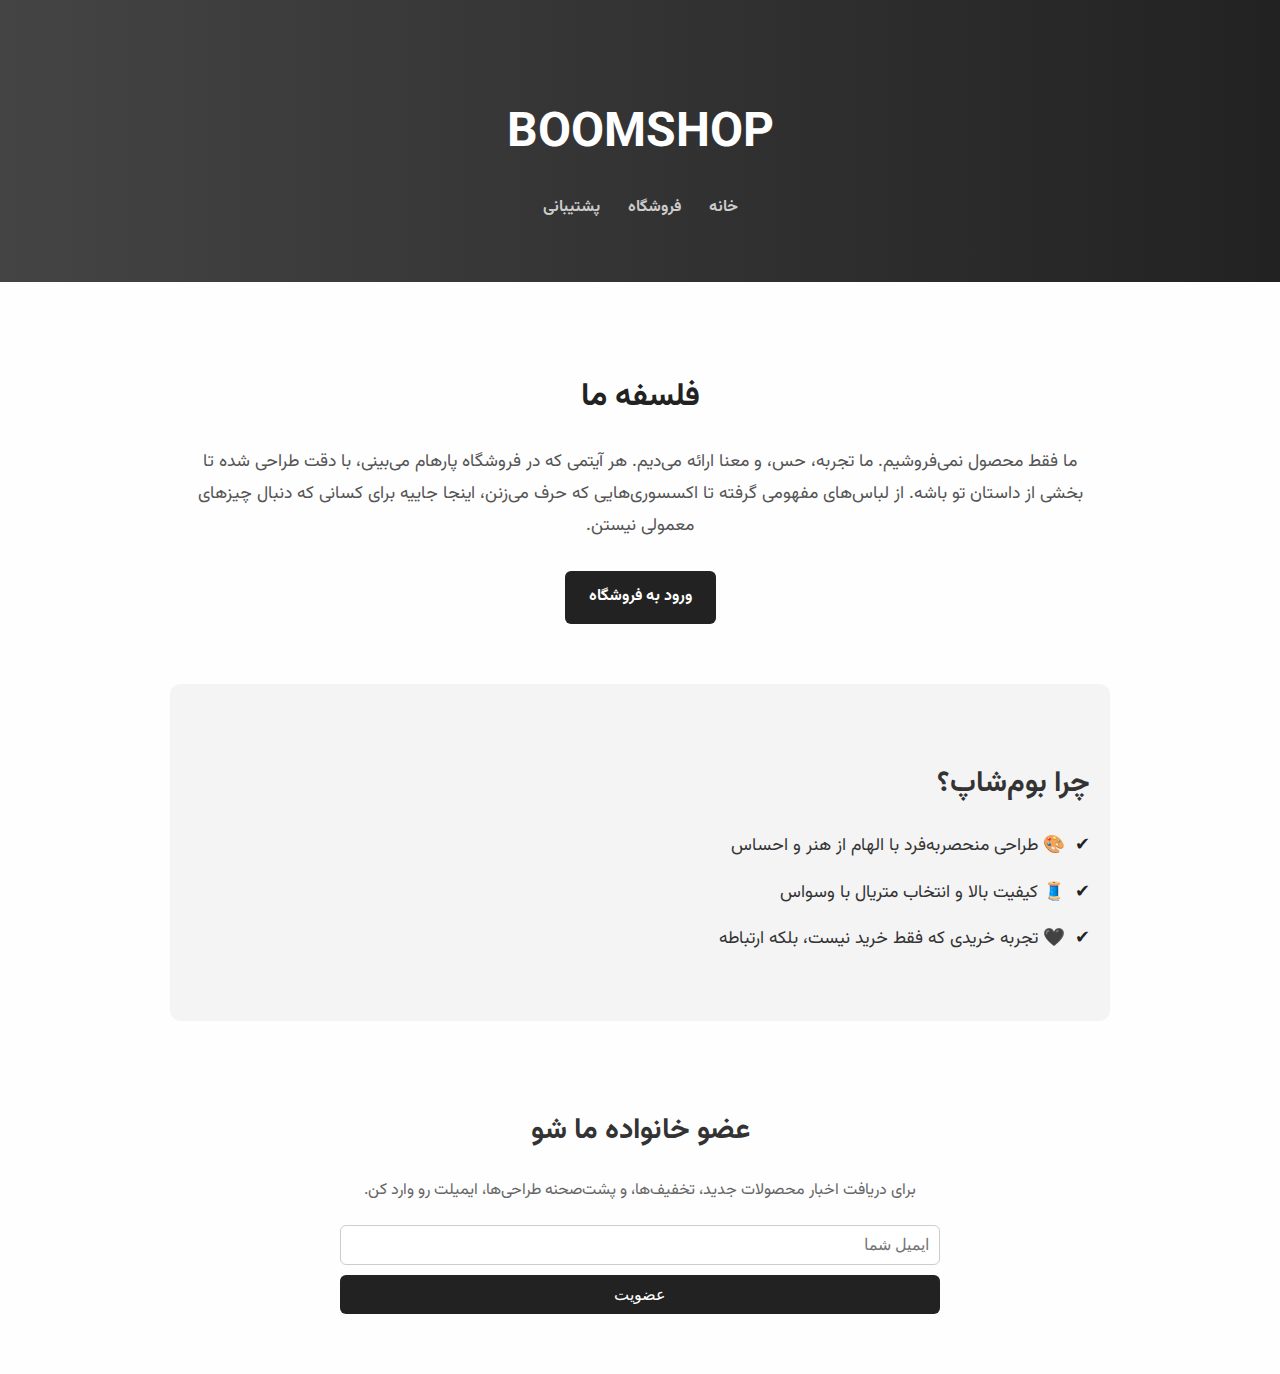
<file: index.html>
<!DOCTYPE html>
<html lang="fa">
<head>
  <meta charset="UTF-8">
  <title>خانه | فروشگاه پارهام</title>
  <link rel="stylesheet" href="index.css">
</head>
<body>
  <header>
    <h1>BOOMSHOP</h1>
    <nav>
      <a href="index.html">خانه</a>
      <a href="shop.html">فروشگاه</a>
      <a href="support.html">پشتیبانی</a>
    </nav>
  </header>

  <section class="intro">
    <h2>فلسفه ما</h2>
    <p>
      ما فقط محصول نمی‌فروشیم. ما تجربه، حس، و معنا ارائه می‌دیم.  
      هر آیتمی که در فروشگاه پارهام می‌بینی، با دقت طراحی شده تا بخشی از داستان تو باشه.  
      از لباس‌های مفهومی گرفته تا اکسسوری‌هایی که حرف می‌زنن، اینجا جاییه برای کسانی که دنبال چیزهای معمولی نیستن.
    </p>
    <a class="btn" href="shop.html">ورود به فروشگاه</a>
  </section>

  <section class="values">
    <h2>چرا بوم‌شاپ؟</h2>
    <ul>
      <li>🎨 طراحی منحصر‌به‌فرد با الهام از هنر و احساس</li>
      <li>🧵 کیفیت بالا و انتخاب متریال با وسواس</li>
      <li>🖤 تجربه خریدی که فقط خرید نیست، بلکه ارتباطه</li>
    </ul>
  </section>

  <section class="cta">
    <h2>عضو خانواده ما شو</h2>
    <p>برای دریافت اخبار محصولات جدید، تخفیف‌ها، و پشت‌صحنه طراحی‌ها، ایمیلت رو وارد کن.</p>
    <form>
      <input type="email" placeholder="ایمیل شما">
      <button type="submit">عضویت</button>
    </form>
  </section>
</body>
</html>
</file>
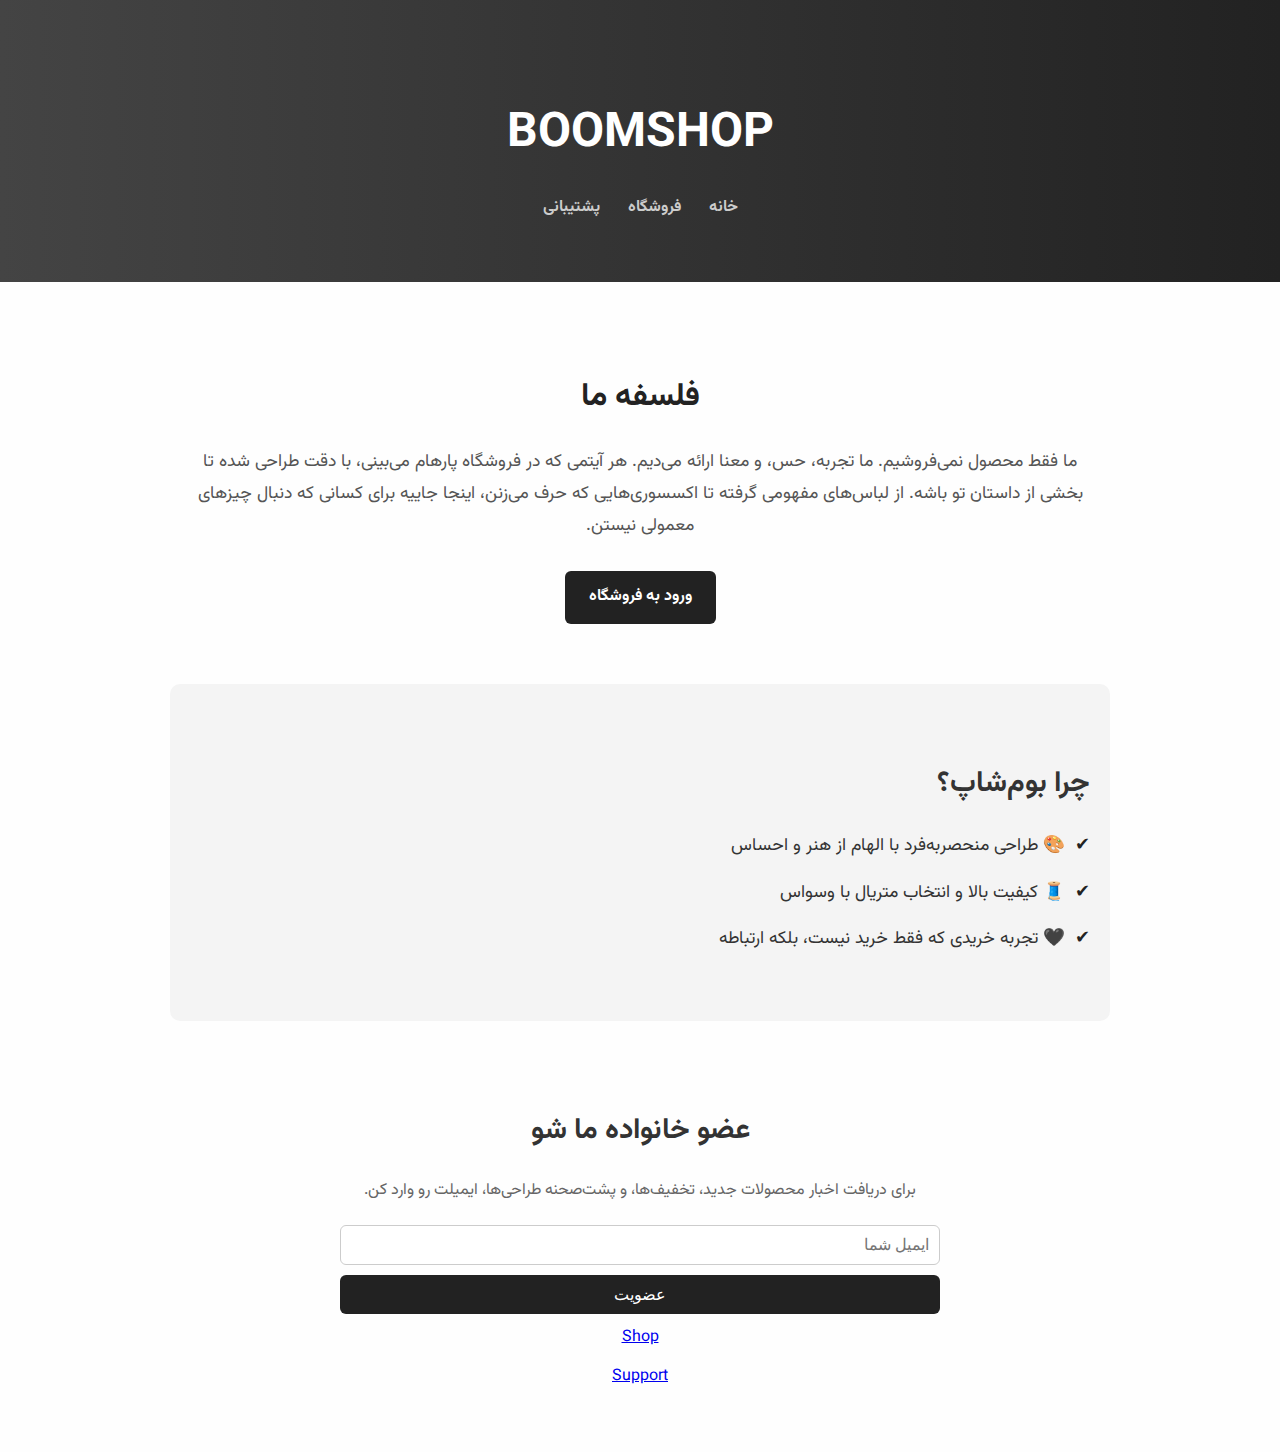
<file: docs/index.html>
<!DOCTYPE html>
<html lang="fa">
<head>
  <meta charset="UTF-8">
  <title>خانه | فروشگاه پارهام</title>
  <link rel="stylesheet" href="index.css">
</head>
<body>
  <header>
    <h1>BOOMSHOP</h1>
    <nav>
      <a href="index.html">خانه</a>
      <a href="shop.html">فروشگاه</a>
      <a href="support.html">پشتیبانی</a>
    </nav>
  </header>

  <section class="intro">
    <h2>فلسفه ما</h2>
    <p>
      ما فقط محصول نمی‌فروشیم. ما تجربه، حس، و معنا ارائه می‌دیم.  
      هر آیتمی که در فروشگاه پارهام می‌بینی، با دقت طراحی شده تا بخشی از داستان تو باشه.  
      از لباس‌های مفهومی گرفته تا اکسسوری‌هایی که حرف می‌زنن، اینجا جاییه برای کسانی که دنبال چیزهای معمولی نیستن.
    </p>
    <a class="btn" href="shop.html">ورود به فروشگاه</a>
  </section>

  <section class="values">
    <h2>چرا بوم‌شاپ؟</h2>
    <ul>
      <li>🎨 طراحی منحصر‌به‌فرد با الهام از هنر و احساس</li>
      <li>🧵 کیفیت بالا و انتخاب متریال با وسواس</li>
      <li>🖤 تجربه خریدی که فقط خرید نیست، بلکه ارتباطه</li>
    </ul>
  </section>

  <section class="cta">
    <h2>عضو خانواده ما شو</h2>
    <p>برای دریافت اخبار محصولات جدید، تخفیف‌ها، و پشت‌صحنه طراحی‌ها، ایمیلت رو وارد کن.</p>
    <form>
      <input type="email" placeholder="ایمیل شما">
      <button type="submit">عضویت</button>
      <a href="shop.html">Shop</a>
<a href="support.html">Support</a>
    </form>
  </section>
</body>
</html>
</file>
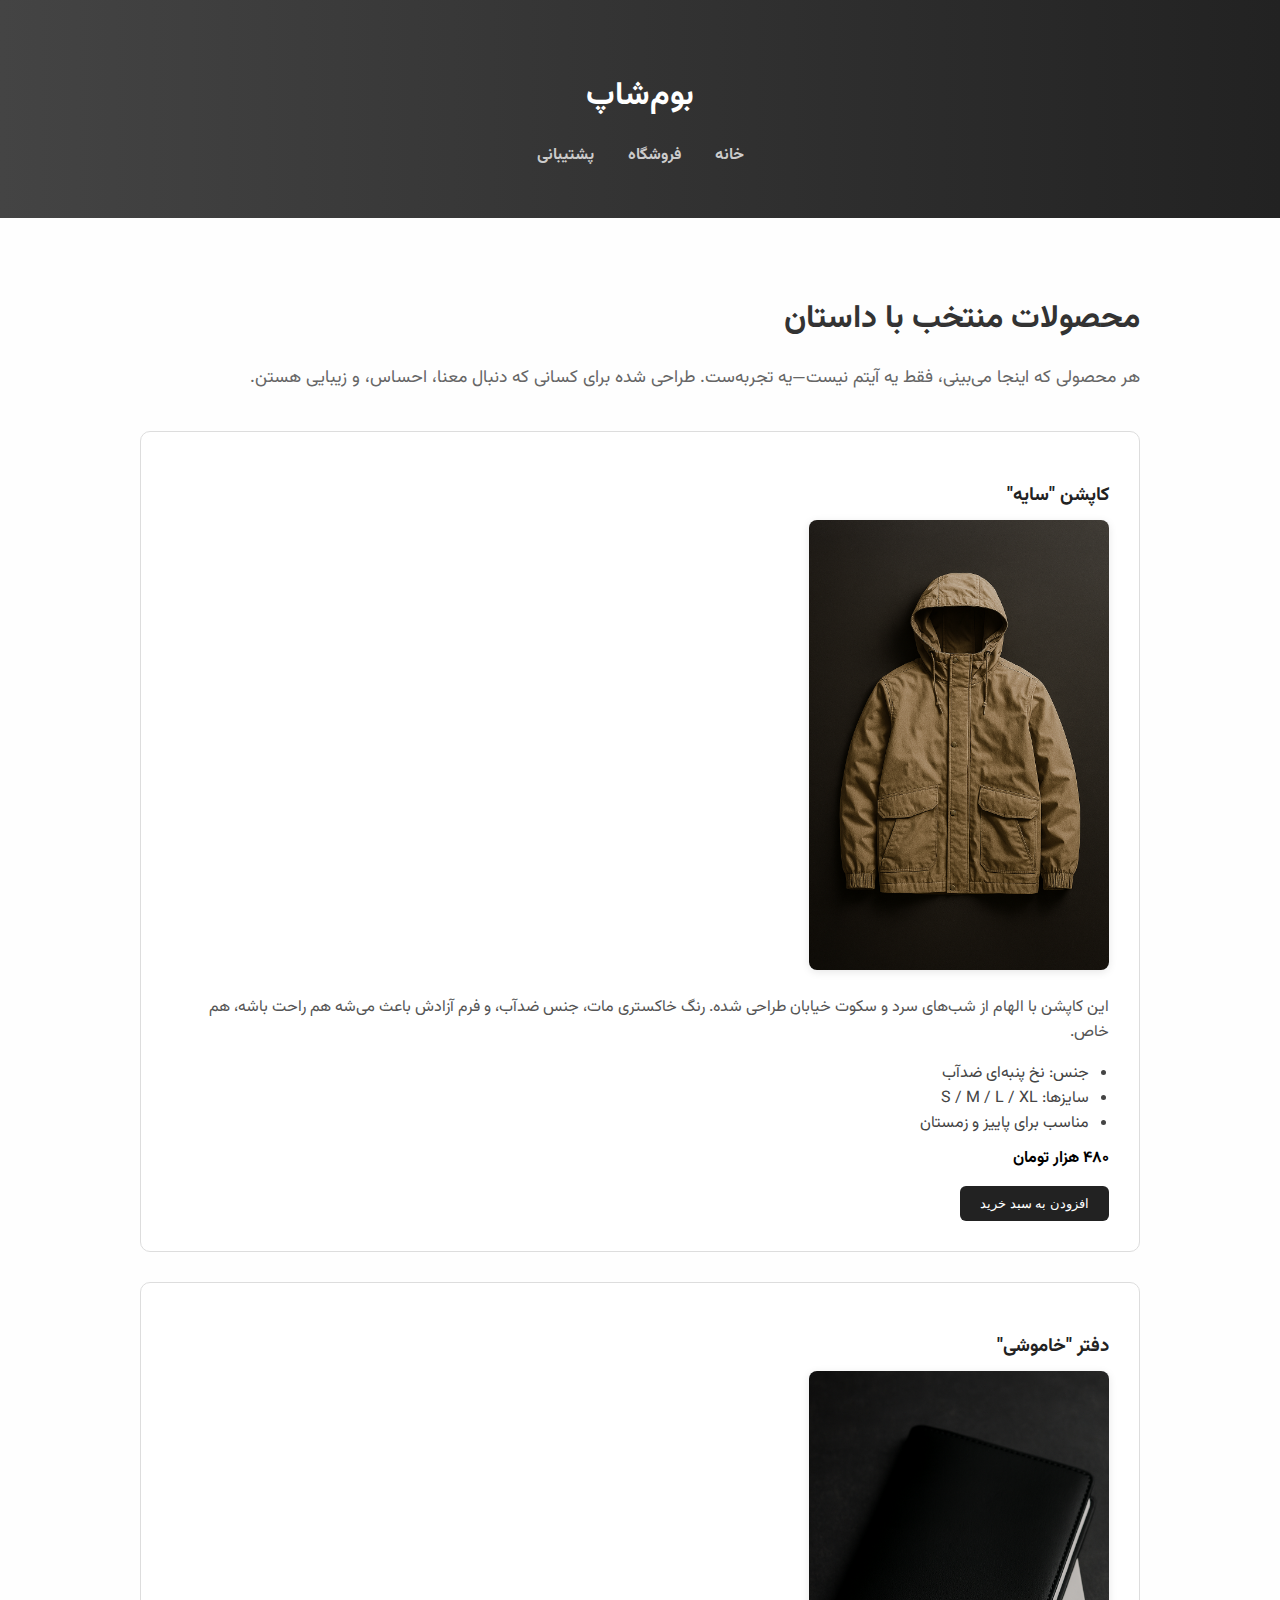
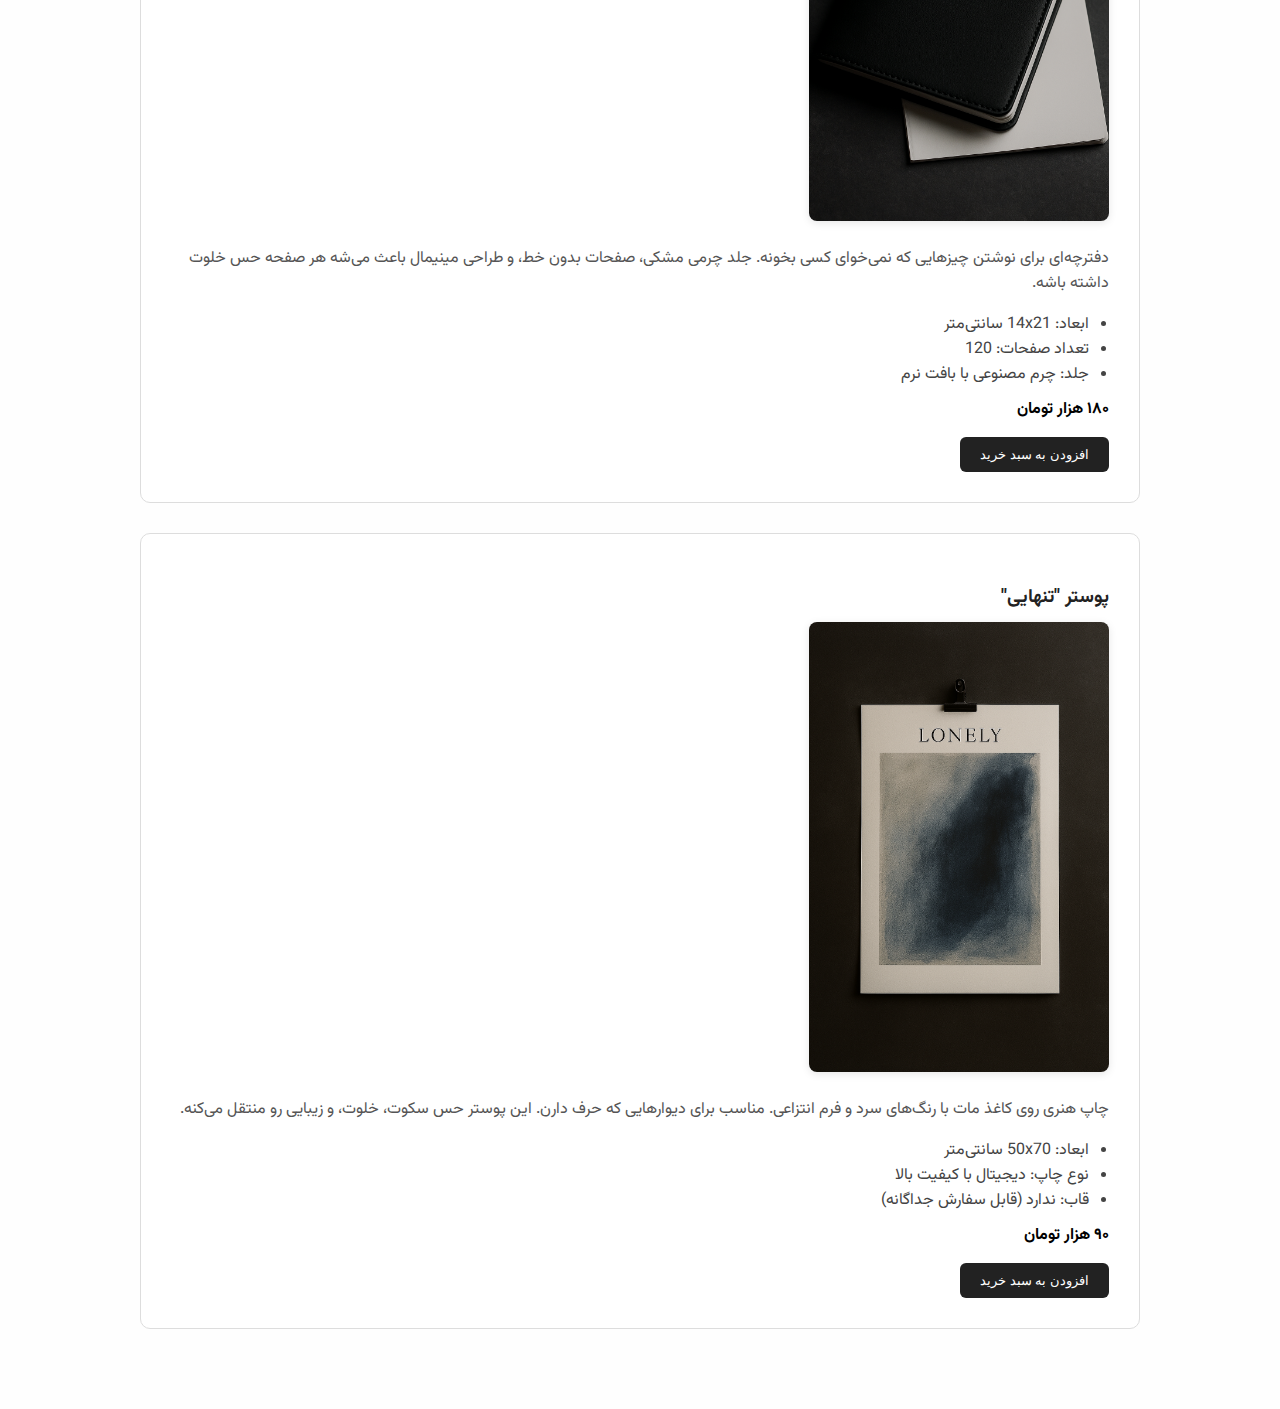
<file: SHOP.html>
<!DOCTYPE html>
<html lang="fa">
<head>
  <meta charset="UTF-8">
  <title>فروشگاه | پارهام</title>
  <link rel="stylesheet" href="shop.css">
</head>
<body>
  <header>
    <h1>بوم‌شاپ</h1>
    <nav>
      <a href="index.html">خانه</a>
      <a href="shop.html">فروشگاه</a>
      <a href="support.html">پشتیبانی</a>
    </nav>
  </header>

  <section class="products">
    <h2>محصولات منتخب با داستان</h2>
    <p class="section-description">
      هر محصولی که اینجا می‌بینی، فقط یه آیتم نیست—یه تجربه‌ست. طراحی شده برای کسانی که دنبال معنا، احساس، و زیبایی هستن.
    </p>

    <div class="product-card" data-category="لباس">
      <h3>کاپشن "سایه"</h3>
            <img src="کاپشن با طراحی مینیم.jpg.png" alt="دفتر خاموشی" class="product-image">
      <p>
        این کاپشن با الهام از شب‌های سرد و سکوت خیابان طراحی شده. رنگ خاکستری مات، جنس ضدآب، و فرم آزادش باعث می‌شه هم راحت باشه، هم خاص.
      </p>
      <ul>
        <li>جنس: نخ پنبه‌ای ضدآب</li>
        <li>سایزها: S / M / L / XL</li>
        <li>مناسب برای پاییز و زمستان</li>
      </ul>
      <span class="price">۴۸۰ هزار تومان</span>
      <button onclick="addToCart('کاپشن سایه')">افزودن به سبد خرید</button>
    </div>

    <div class="product-card" data-category="اکسسوری">
      <h3>دفتر "خاموشی"</h3>
      <img src="دفترچه‌ای با جلد چرم.jpg.png" alt="دفتر خاموشی" class="product-image">
      <p>
        دفترچه‌ای برای نوشتن چیزهایی که نمی‌خوای کسی بخونه. جلد چرمی مشکی، صفحات بدون خط، و طراحی مینیمال باعث می‌شه هر صفحه حس خلوت داشته باشه.
      </p>
      <ul>
        <li>ابعاد: 14x21 سانتی‌متر</li>
        <li>تعداد صفحات: 120</li>
        <li>جلد: چرم مصنوعی با بافت نرم</li>
      </ul>
      <span class="price">۱۸۰ هزار تومان</span>
      <button onclick="addToCart('دفتر خاموشی')">افزودن به سبد خرید</button>
    </div>

    <div class="product-card" data-category="اکسسوری">
      <h3>پوستر "تنهایی"</h3>
            <img src="پوستر هنری با فرم ان.jpg.png" alt="دفتر خاموشی" class="product-image">
      <p>
        چاپ هنری روی کاغذ مات با رنگ‌های سرد و فرم انتزاعی. مناسب برای دیوارهایی که حرف دارن. این پوستر حس سکوت، خلوت، و زیبایی رو منتقل می‌کنه.
      </p>
      <ul>
        <li>ابعاد: 50x70 سانتی‌متر</li>
        <li>نوع چاپ: دیجیتال با کیفیت بالا</li>
        <li>قاب: ندارد (قابل سفارش جداگانه)</li>
      </ul>
      <span class="price">۹۰ هزار تومان</span>
      <button onclick="addToCart('پوستر تنهایی')">افزودن به سبد خرید</button>
    </div>
  </section>
</body>
</html>
</file>
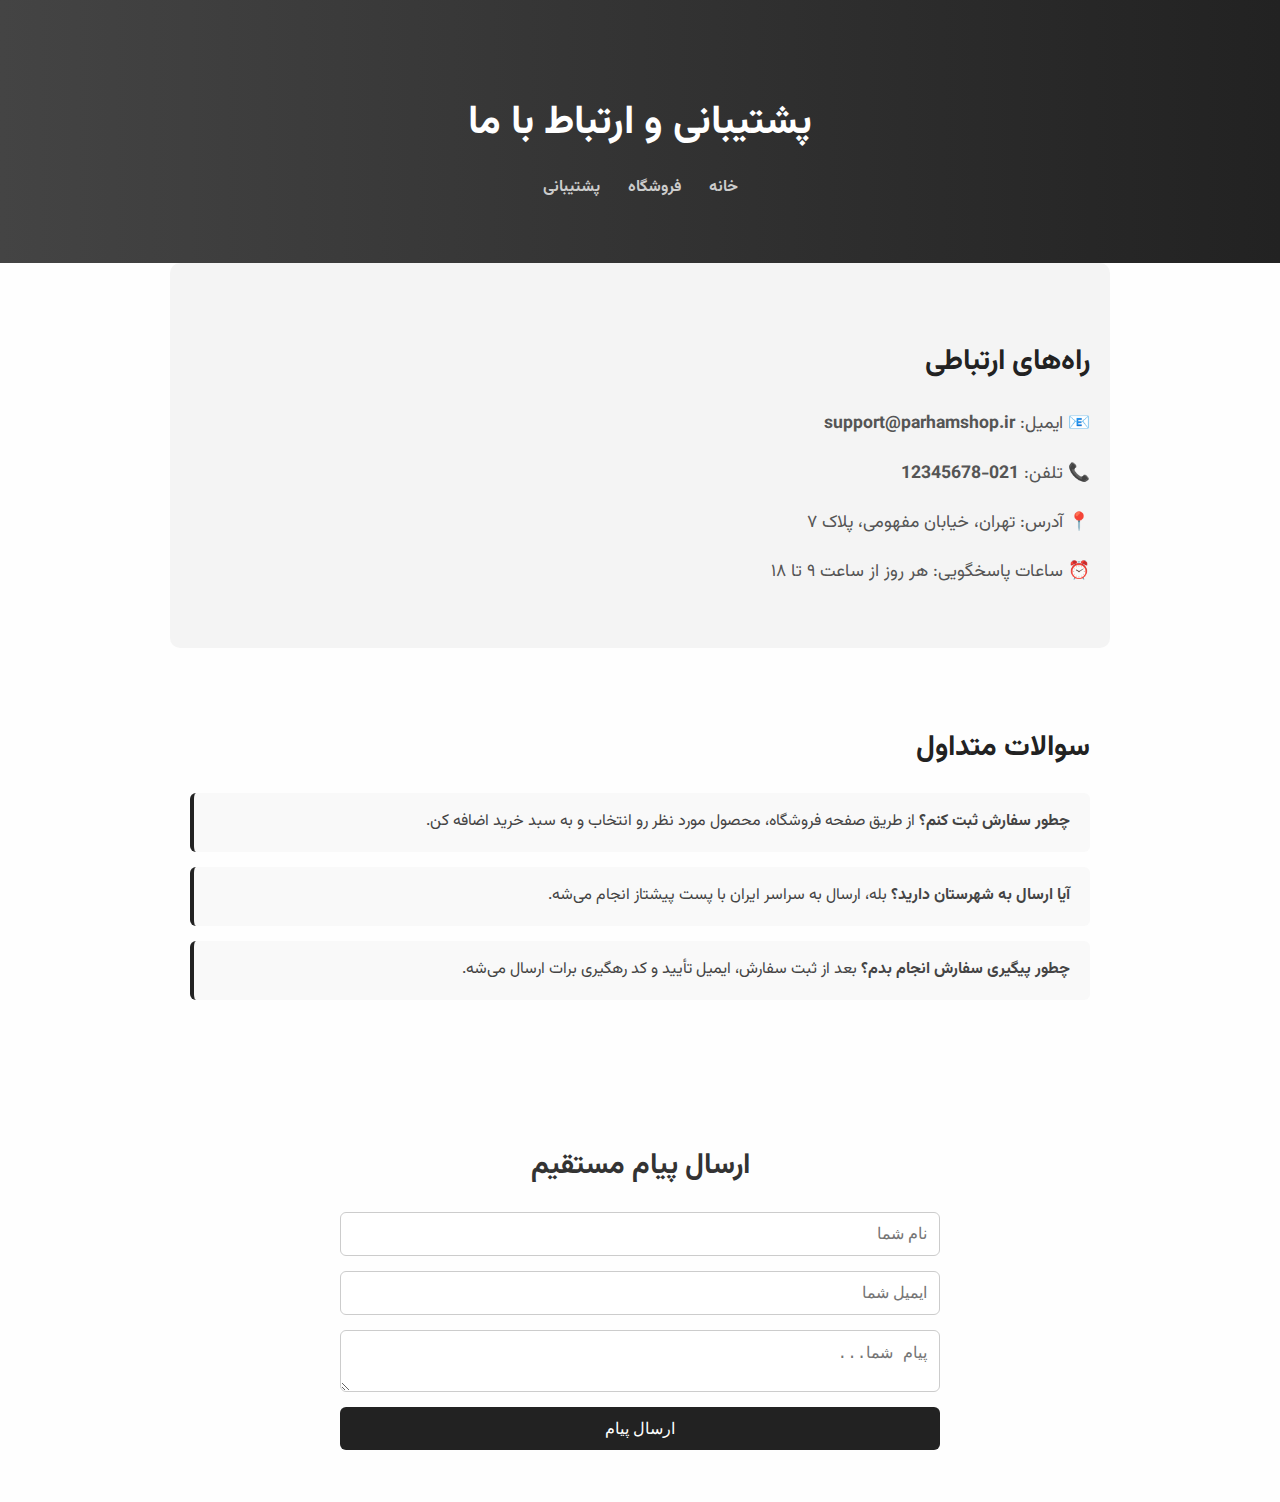
<file: support.html>
<!DOCTYPE html>
<html lang="fa">
<head>
  <meta charset="UTF-8">
  <title>پشتیبانی | فروشگاه پارهام</title>
  <link rel="stylesheet" href="suport.css">
</head>
<body>
  <header>
    <h1>پشتیبانی و ارتباط با ما</h1>
    <nav>
      <a href="index.html">خانه</a>
      <a href="shop.html">فروشگاه</a>
      <a href="support.html">پشتیبانی</a>
    </nav>
  </header>

  <section class="contact-info">
    <h2>راه‌های ارتباطی</h2>
    <p>📧 ایمیل: <strong>support@parhamshop.ir</strong></p>
    <p>📞 تلفن: <strong>021-12345678</strong></p>
    <p>📍 آدرس: تهران، خیابان مفهومی، پلاک ۷</p>
    <p>⏰ ساعات پاسخگویی: هر روز از ساعت ۹ تا ۱۸</p>
  </section>

  <section class="faq">
    <h2>سوالات متداول</h2>
    <ul>
      <li><strong>چطور سفارش ثبت کنم؟</strong> از طریق صفحه فروشگاه، محصول مورد نظر رو انتخاب و به سبد خرید اضافه کن.</li>
      <li><strong>آیا ارسال به شهرستان دارید؟</strong> بله، ارسال به سراسر ایران با پست پیشتاز انجام می‌شه.</li>
      <li><strong>چطور پیگیری سفارش انجام بدم؟</strong> بعد از ثبت سفارش، ایمیل تأیید و کد رهگیری برات ارسال می‌شه.</li>
    </ul>
  </section>

  <section class="contact-form">
    <h2>ارسال پیام مستقیم</h2>
    <form>
      <input type="text" placeholder="نام شما">
      <input type="email" placeholder="ایمیل شما">
      <textarea placeholder="پیام شما..."></textarea>
      <button type="submit">ارسال پیام</button>
    </form>
  </section>
</body>
</html>
</file>
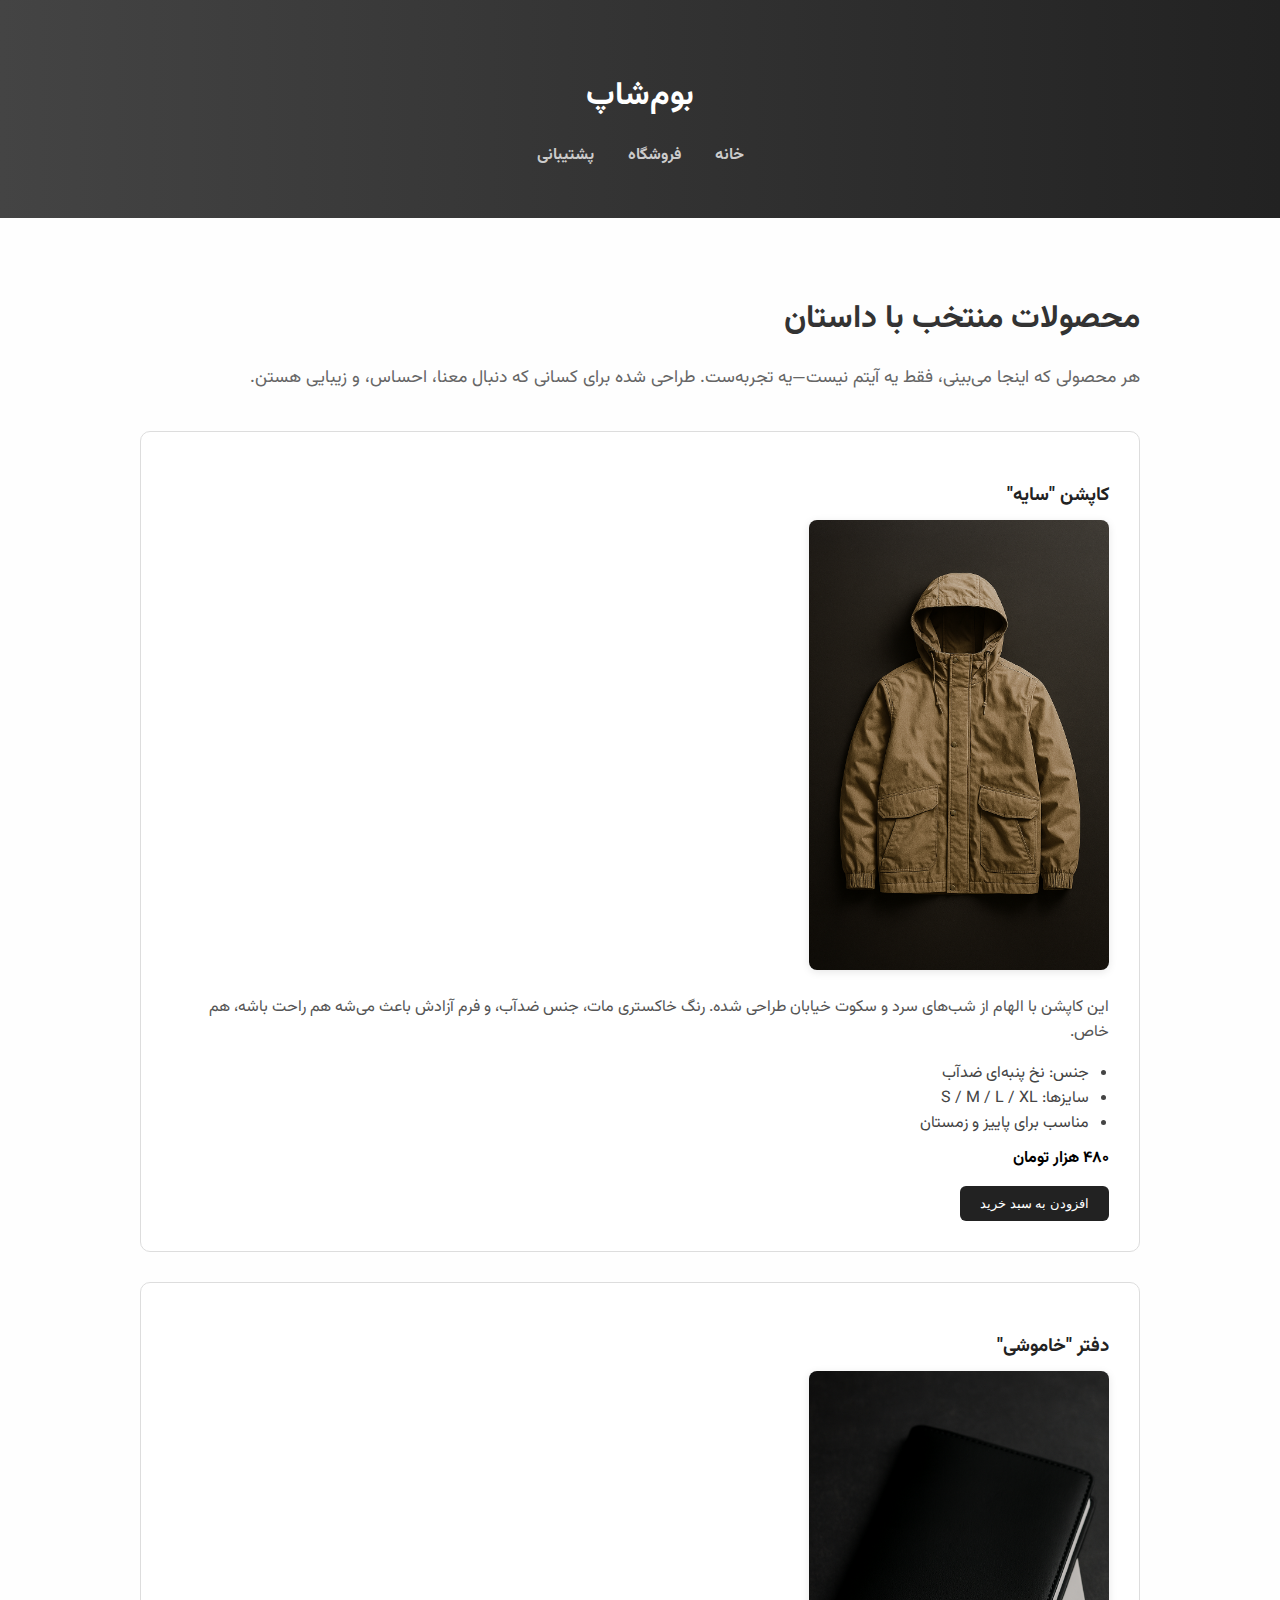
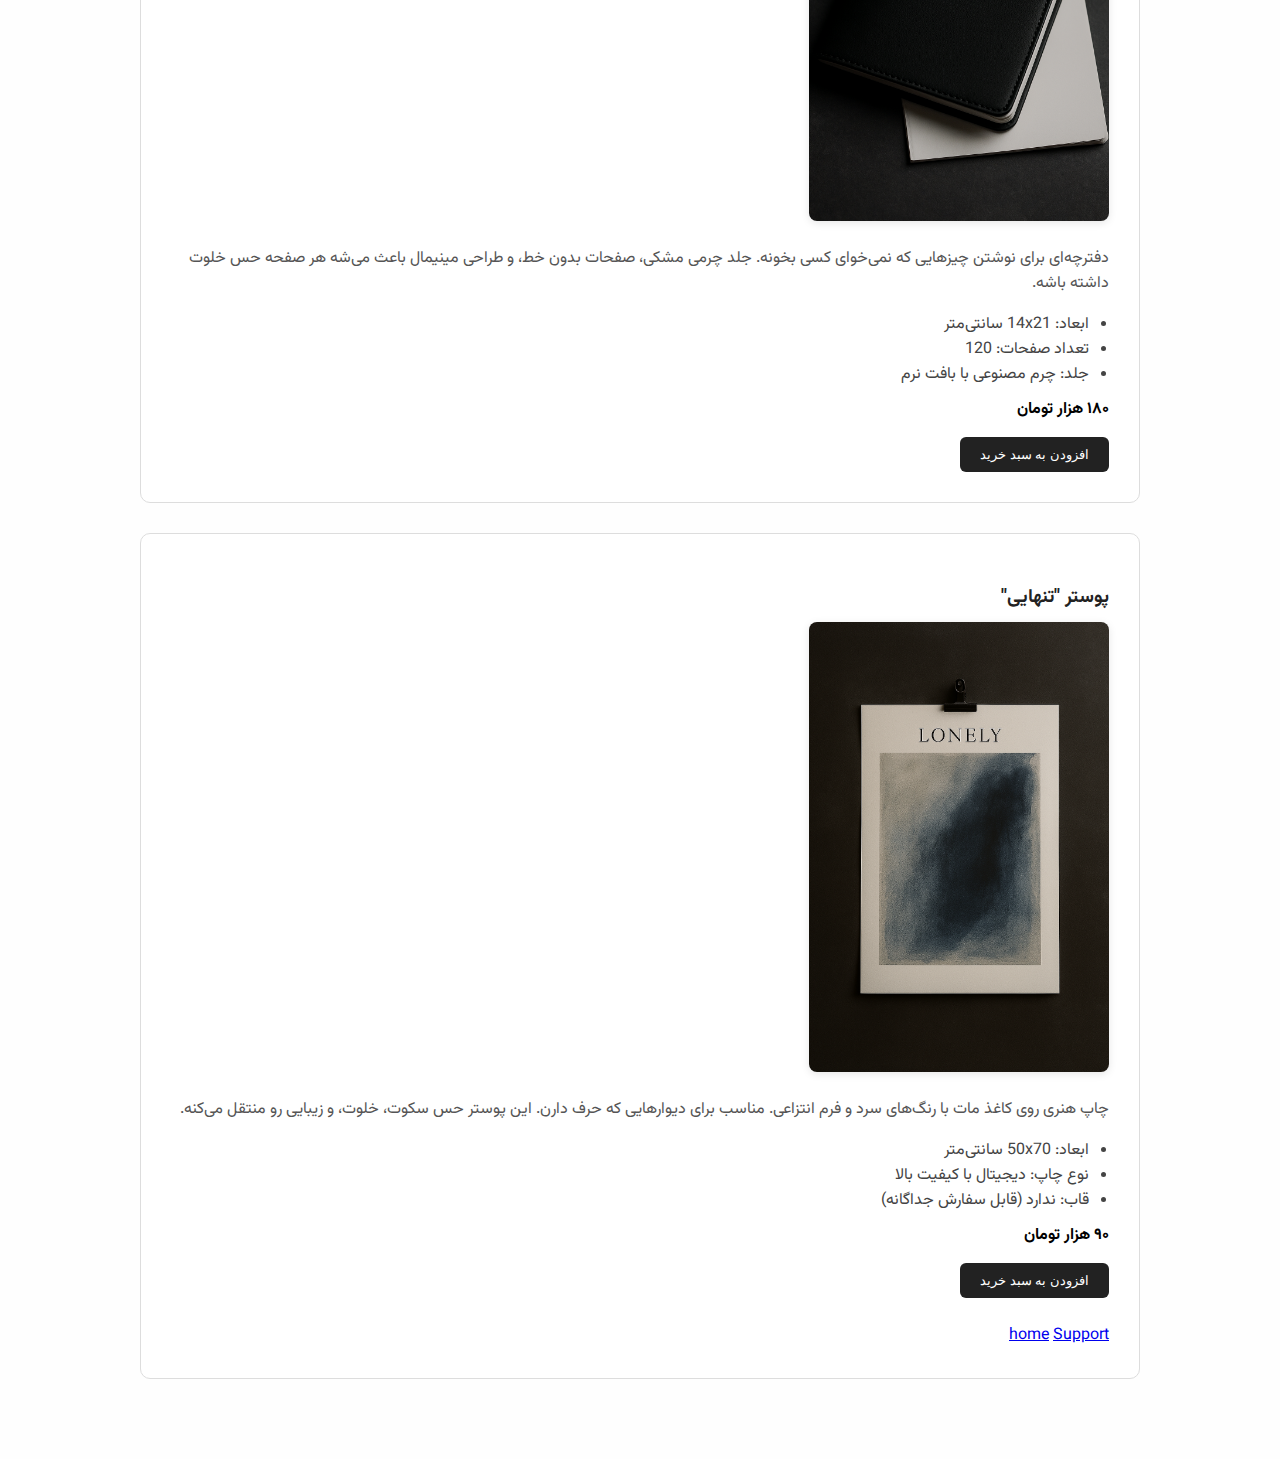
<file: docs/SHOP.html>
<!DOCTYPE html>
<html lang="fa">
<head>
  <meta charset="UTF-8">
  <title>فروشگاه | پارهام</title>
  <link rel="stylesheet" href="shop.css">
</head>
<body>
  <header>
    <h1>بوم‌شاپ</h1>
    <nav>
      <a href="index.html">خانه</a>
      <a href="shop.html">فروشگاه</a>
      <a href="support.html">پشتیبانی</a>
    </nav>
  </header>

  <section class="products">
    <h2>محصولات منتخب با داستان</h2>
    <p class="section-description">
      هر محصولی که اینجا می‌بینی، فقط یه آیتم نیست—یه تجربه‌ست. طراحی شده برای کسانی که دنبال معنا، احساس، و زیبایی هستن.
    </p>

    <div class="product-card" data-category="لباس">
      <h3>کاپشن "سایه"</h3>
            <img src="کاپشن با طراحی مینیم.jpg.png" alt="دفتر خاموشی" class="product-image">
      <p>
        این کاپشن با الهام از شب‌های سرد و سکوت خیابان طراحی شده. رنگ خاکستری مات، جنس ضدآب، و فرم آزادش باعث می‌شه هم راحت باشه، هم خاص.
      </p>
      <ul>
        <li>جنس: نخ پنبه‌ای ضدآب</li>
        <li>سایزها: S / M / L / XL</li>
        <li>مناسب برای پاییز و زمستان</li>
      </ul>
      <span class="price">۴۸۰ هزار تومان</span>
      <button onclick="addToCart('کاپشن سایه')">افزودن به سبد خرید</button>
    </div>

    <div class="product-card" data-category="اکسسوری">
      <h3>دفتر "خاموشی"</h3>
      <img src="دفترچه‌ای با جلد چرم.jpg.png" alt="دفتر خاموشی" class="product-image">
      <p>
        دفترچه‌ای برای نوشتن چیزهایی که نمی‌خوای کسی بخونه. جلد چرمی مشکی، صفحات بدون خط، و طراحی مینیمال باعث می‌شه هر صفحه حس خلوت داشته باشه.
      </p>
      <ul>
        <li>ابعاد: 14x21 سانتی‌متر</li>
        <li>تعداد صفحات: 120</li>
        <li>جلد: چرم مصنوعی با بافت نرم</li>
      </ul>
      <span class="price">۱۸۰ هزار تومان</span>
      <button onclick="addToCart('دفتر خاموشی')">افزودن به سبد خرید</button>
    </div>

    <div class="product-card" data-category="اکسسوری">
      <h3>پوستر "تنهایی"</h3>
            <img src="پوستر هنری با فرم ان.jpg.png" alt="دفتر خاموشی" class="product-image">
      <p>
        چاپ هنری روی کاغذ مات با رنگ‌های سرد و فرم انتزاعی. مناسب برای دیوارهایی که حرف دارن. این پوستر حس سکوت، خلوت، و زیبایی رو منتقل می‌کنه.
      </p>
      <ul>
        <li>ابعاد: 50x70 سانتی‌متر</li>
        <li>نوع چاپ: دیجیتال با کیفیت بالا</li>
        <li>قاب: ندارد (قابل سفارش جداگانه)</li>
      </ul>
      <span class="price">۹۰ هزار تومان</span>
      <button onclick="addToCart('پوستر تنهایی')">افزودن به سبد خرید</button>

<br><br>
      <a href="index.html">home</a>
<a href="support.html">Support</a>
    </div>
  </section>
</body>
</html>
</file>
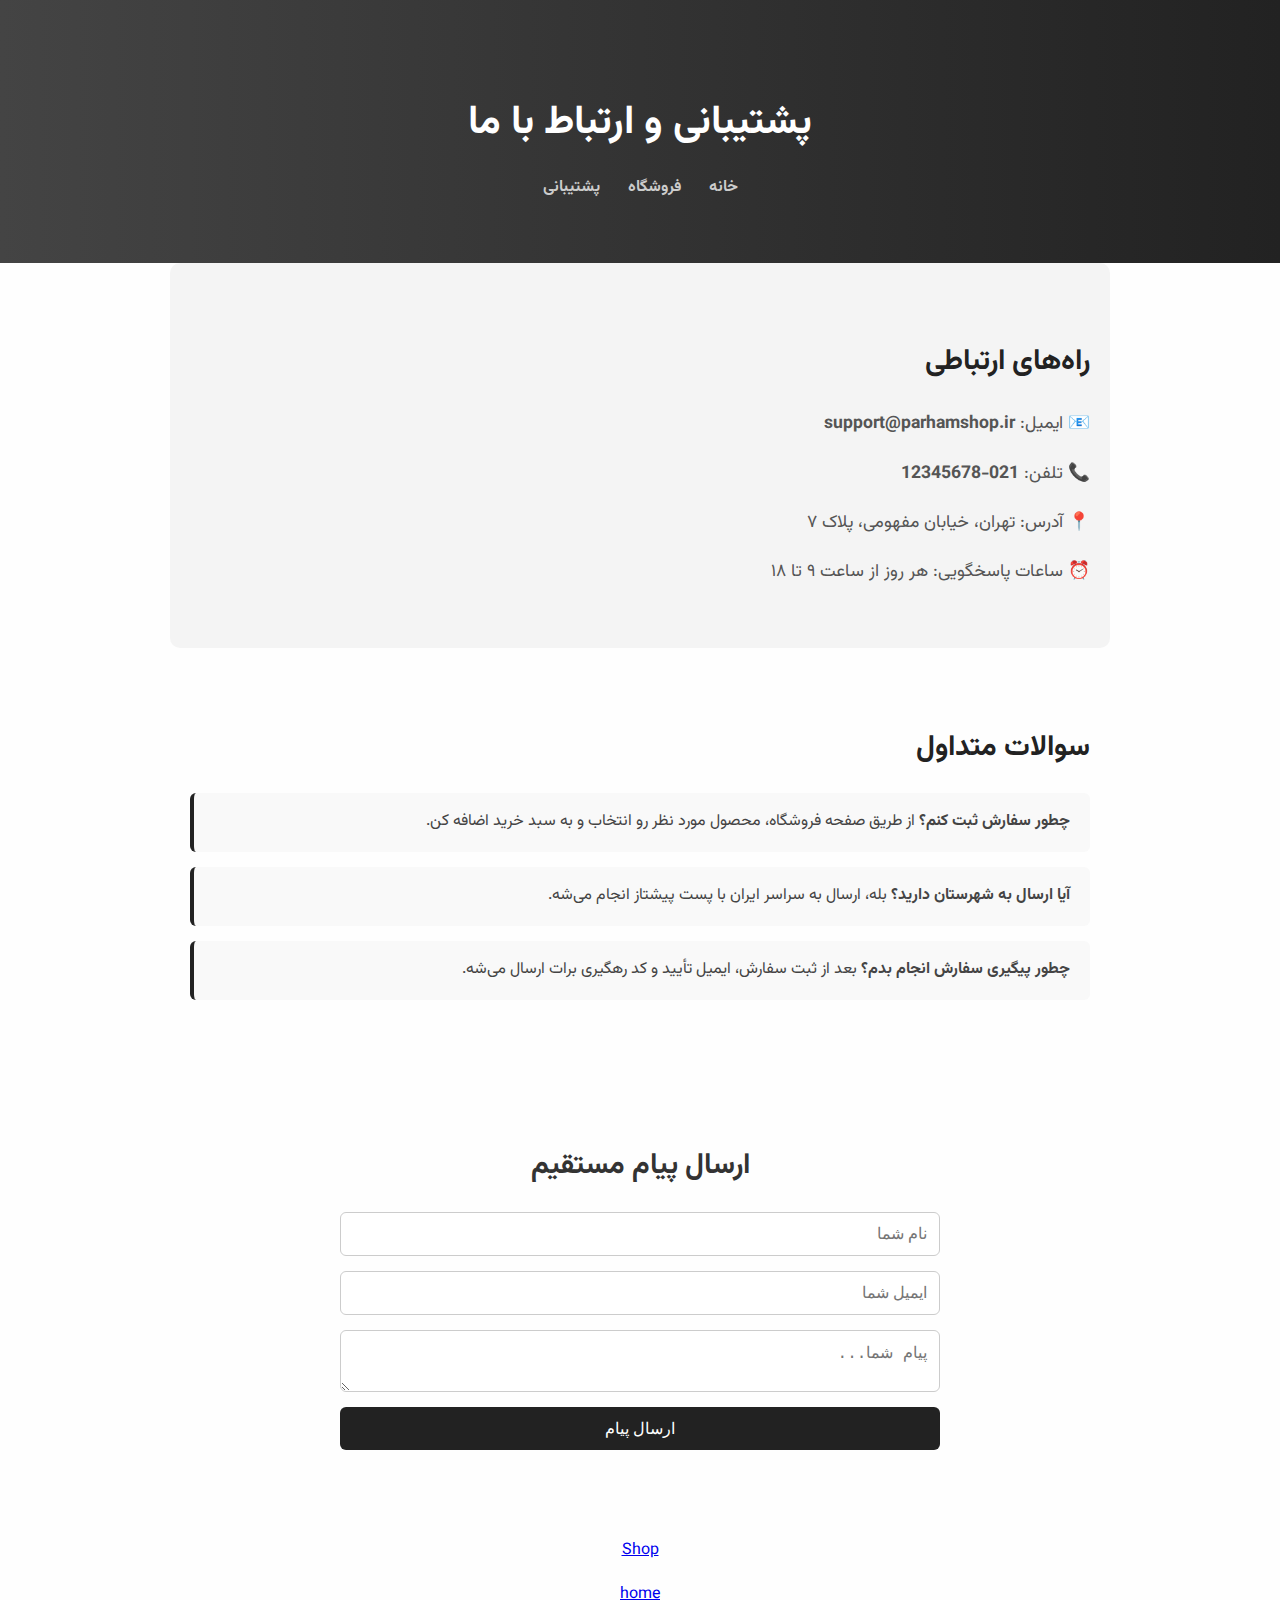
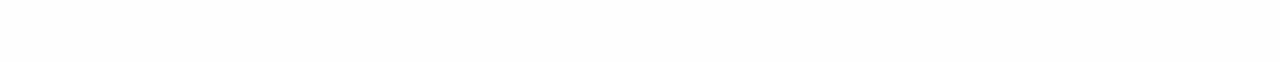
<file: docs/support.html>
<!DOCTYPE html>
<html lang="fa">
<head>
  <meta charset="UTF-8">
  <title>پشتیبانی | فروشگاه پارهام</title>
  <link rel="stylesheet" href="suport.css">
</head>
<body>
  <header>
    <h1>پشتیبانی و ارتباط با ما</h1>
    <nav>
      <a href="index.html">خانه</a>
      <a href="shop.html">فروشگاه</a>
      <a href="support.html">پشتیبانی</a>
    </nav>
  </header>

  <section class="contact-info">
    <h2>راه‌های ارتباطی</h2>
    <p>📧 ایمیل: <strong>support@parhamshop.ir</strong></p>
    <p>📞 تلفن: <strong>021-12345678</strong></p>
    <p>📍 آدرس: تهران، خیابان مفهومی، پلاک ۷</p>
    <p>⏰ ساعات پاسخگویی: هر روز از ساعت ۹ تا ۱۸</p>
  </section>

  <section class="faq">
    <h2>سوالات متداول</h2>
    <ul>
      <li><strong>چطور سفارش ثبت کنم؟</strong> از طریق صفحه فروشگاه، محصول مورد نظر رو انتخاب و به سبد خرید اضافه کن.</li>
      <li><strong>آیا ارسال به شهرستان دارید؟</strong> بله، ارسال به سراسر ایران با پست پیشتاز انجام می‌شه.</li>
      <li><strong>چطور پیگیری سفارش انجام بدم؟</strong> بعد از ثبت سفارش، ایمیل تأیید و کد رهگیری برات ارسال می‌شه.</li>
    </ul>
  </section>

  <section class="contact-form">
    <h2>ارسال پیام مستقیم</h2>
    <form>
      <input type="text" placeholder="نام شما">
      <input type="email" placeholder="ایمیل شما">
      <textarea placeholder="پیام شما..."></textarea>
      <button type="submit">ارسال پیام</button>
      <br><br>
      <a href="shop.html">Shop</a>
<a href="index.html">home</a>
    </form>
  </section>
</body>
</html>
</file>
<file: index.css>
@import url('https://fonts.googleapis.com/css2?family=Vazirmatn:wght@400;700&display=swap');

body {
  font-family: 'Vazirmatn', sans-serif;
  margin: 0;
  padding: 0;
  background-color: #fefefe;
  color: #333;
  direction: rtl;
  line-height: 1.8;
}

/* هدر و منو */
header {
  background: linear-gradient(to left, #222, #444);
  color: #fff;
  padding: 60px 20px;
  text-align: center;
}

header h1 {
  font-size: 3rem;
  margin-bottom: 10px;
}

nav {
  margin-top: 15px;
}

nav a {
  color: #ccc;
  margin: 0 12px;
  text-decoration: none;
  font-weight: bold;
  transition: color 0.3s ease;
}

nav a:hover {
  color: #fff;
}

/* بخش معرفی */
.intro {
  padding: 60px 20px;
  max-width: 900px;
  margin: auto;
  text-align: center;
}

.intro h2 {
  font-size: 2rem;
  margin-bottom: 20px;
  color: #222;
}

.intro p {
  font-size: 1.1rem;
  color: #555;
  margin-bottom: 30px;
}

.btn {
  display: inline-block;
  padding: 12px 24px;
  background-color: #222;
  color: #fff;
  border-radius: 6px;
  text-decoration: none;
  font-weight: bold;
  transition: background-color 0.3s ease;
}

.btn:hover {
  background-color: #444;
}

/* بخش ارزش‌ها */
.values {
  background-color: #f4f4f4;
  padding: 50px 20px;
  max-width: 900px;
  margin: auto;
  border-radius: 10px;
}

.values h2 {
  font-size: 1.8rem;
  margin-bottom: 20px;
  color: #333;
}

.values ul {
  list-style: none;
  padding: 0;
}

.values li {
  font-size: 1.1rem;
  margin-bottom: 15px;
  padding-right: 25px;
  position: relative;
}

.values li::before {
  content: "✔";
  position: absolute;
  right: 0;
  color: #222;
}

/* فرم عضویت */
.cta {
  padding: 60px 20px;
  max-width: 600px;
  margin: auto;
  text-align: center;
}

.cta h2 {
  font-size: 1.8rem;
  margin-bottom: 20px;
}

.cta p {
  font-size: 1rem;
  color: #666;
  margin-bottom: 20px;
}

.cta form {
  display: flex;
  flex-direction: column;
  gap: 10px;
}

.cta input[type="email"] {
  padding: 10px;
  border: 1px solid #ccc;
  border-radius: 6px;
  font-size: 1rem;
}

.cta button {
  padding: 10px;
  background-color: #222;
  color: #fff;
  border: none;
  border-radius: 6px;
  font-size: 1rem;
  cursor: pointer;
}

.cta button:hover {
  background-color: #444;
}

/* فوتر */
footer {
  background-color: #eee;
  text-align: center;
  padding: 30px 20px;
  font-size: 0.9rem;
  color: #555;
}

/* واکنش‌گرایی */
@media (max-width: 600px) {
  header h1 {
    font-size: 2rem;
  }

  .intro h2,
  .values h2,
  .cta h2 {
    font-size: 1.5rem;
  }

  .btn {
    padding: 10px 20px;
    font-size: 0.9rem;
  }
}
</file>
<file: docs/index.css>
@import url('https://fonts.googleapis.com/css2?family=Vazirmatn:wght@400;700&display=swap');

body {
  font-family: 'Vazirmatn', sans-serif;
  margin: 0;
  padding: 0;
  background-color: #fefefe;
  color: #333;
  direction: rtl;
  line-height: 1.8;
}

/* هدر و منو */
header {
  background: linear-gradient(to left, #222, #444);
  color: #fff;
  padding: 60px 20px;
  text-align: center;
}

header h1 {
  font-size: 3rem;
  margin-bottom: 10px;
}

nav {
  margin-top: 15px;
}

nav a {
  color: #ccc;
  margin: 0 12px;
  text-decoration: none;
  font-weight: bold;
  transition: color 0.3s ease;
}

nav a:hover {
  color: #fff;
}

/* بخش معرفی */
.intro {
  padding: 60px 20px;
  max-width: 900px;
  margin: auto;
  text-align: center;
}

.intro h2 {
  font-size: 2rem;
  margin-bottom: 20px;
  color: #222;
}

.intro p {
  font-size: 1.1rem;
  color: #555;
  margin-bottom: 30px;
}

.btn {
  display: inline-block;
  padding: 12px 24px;
  background-color: #222;
  color: #fff;
  border-radius: 6px;
  text-decoration: none;
  font-weight: bold;
  transition: background-color 0.3s ease;
}

.btn:hover {
  background-color: #444;
}

/* بخش ارزش‌ها */
.values {
  background-color: #f4f4f4;
  padding: 50px 20px;
  max-width: 900px;
  margin: auto;
  border-radius: 10px;
}

.values h2 {
  font-size: 1.8rem;
  margin-bottom: 20px;
  color: #333;
}

.values ul {
  list-style: none;
  padding: 0;
}

.values li {
  font-size: 1.1rem;
  margin-bottom: 15px;
  padding-right: 25px;
  position: relative;
}

.values li::before {
  content: "✔";
  position: absolute;
  right: 0;
  color: #222;
}

/* فرم عضویت */
.cta {
  padding: 60px 20px;
  max-width: 600px;
  margin: auto;
  text-align: center;
}

.cta h2 {
  font-size: 1.8rem;
  margin-bottom: 20px;
}

.cta p {
  font-size: 1rem;
  color: #666;
  margin-bottom: 20px;
}

.cta form {
  display: flex;
  flex-direction: column;
  gap: 10px;
}

.cta input[type="email"] {
  padding: 10px;
  border: 1px solid #ccc;
  border-radius: 6px;
  font-size: 1rem;
}

.cta button {
  padding: 10px;
  background-color: #222;
  color: #fff;
  border: none;
  border-radius: 6px;
  font-size: 1rem;
  cursor: pointer;
}

.cta button:hover {
  background-color: #444;
}

/* فوتر */
footer {
  background-color: #eee;
  text-align: center;
  padding: 30px 20px;
  font-size: 0.9rem;
  color: #555;
}

/* واکنش‌گرایی */
@media (max-width: 600px) {
  header h1 {
    font-size: 2rem;
  }

  .intro h2,
  .values h2,
  .cta h2 {
    font-size: 1.5rem;
  }

  .btn {
    padding: 10px 20px;
    font-size: 0.9rem;
  }
}
</file>
<file: shop.css>
@import url('https://fonts.googleapis.com/css2?family=Vazirmatn:wght@400;700&display=swap');

body {
  font-family: 'Vazirmatn', sans-serif;
  margin: 0;
  padding: 0;
  background: #fefefe;
  color: #333;
  direction: rtl;
}

header {
  background: linear-gradient(to left, #222, #444);
  color: #fff;
  padding: 50px 20px;
  text-align: center;
}

nav {
  margin-top: 10px;
}

nav a {
  color: #ccc;
  margin: 0 15px;
  text-decoration: none;
  font-weight: bold;
}

section {
  padding: 50px 20px;
  max-width: 1000px;
  margin: auto;
}

h2 {
  font-size: 2rem;
  margin-bottom: 20px;
}

.section-description {
  font-size: 1.1rem;
  color: #666;
  margin-bottom: 40px;
}

.product-card {
  background: #fff;
  border: 1px solid #ddd;
  padding: 30px;
  margin-bottom: 30px;
  border-radius: 10px;
}

.product-card:hover {
  box-shadow: 0 0 15px rgba(0,0,0,0.1);
}

.product-card h3 {
  margin-bottom: 10px;
  color: #222;
}

.product-card p {
  margin-bottom: 10px;
  color: #555;
}

.product-card ul {
  margin-bottom: 10px;
  padding-right: 20px;
  color: #444;
}

.price {
  display: block;
  font-weight: bold;
  color: #000;
  margin-top: 10px;
}

.product-card button {
  margin-top: 15px;
  padding: 10px 20px;
  background: #222;
  color: #fff;
  border: none;
  border-radius: 6px;
  cursor: pointer;
}

.product-card button:hover {
  background: #444;
}

.cart ul {
  list-style: none;
  padding: 0;
}

.cart li {
  background: #f4f4f4;
  margin-bottom: 10px;
  padding: 10px;
  border-radius: 6px;
}

footer {
  background: #eee;
  text-align: center;
  padding: 30px 20px;
  font-size: 0.9rem;
  color: #555;
}
img.product-image {
  width: 100%;
  max-width: 300px;
  height: auto;
  object-fit: cover;
  border-radius: 8px;
  box-shadow: 0 2px 8px rgba(0,0,0,0.1);
  transition: opacity 0.3s ease;
}

img.product-image:hover {
  opacity: 0.9;
}
</file>
<file: suport.css>
@import url('https://fonts.googleapis.com/css2?family=Vazirmatn:wght@400;700&display=swap');

body {
  font-family: 'Vazirmatn', sans-serif;
  margin: 0;
  padding: 0;
  background-color: #fefefe;
  color: #333;
  direction: rtl;
  line-height: 1.8;
}


header {
  background: linear-gradient(to left, #222, #444);
  color: #fff;
  padding: 60px 20px;
  text-align: center;
}

header h1 {
  font-size: 2.5rem;
  margin-bottom: 10px;
}

nav {
  margin-top: 15px;
}

nav a {
  color: #ccc;
  margin: 0 12px;
  text-decoration: none;
  font-weight: bold;
  transition: color 0.3s ease;
}

nav a:hover {
  color: #fff;
}


.contact-info {
  padding: 50px 20px;
  max-width: 900px;
  margin: auto;
  background-color: #f4f4f4;
  border-radius: 10px;
}

.contact-info h2 {
  font-size: 1.8rem;
  margin-bottom: 20px;
  color: #222;
}

.contact-info p {
  font-size: 1.1rem;
  color: #555;
  margin-bottom: 10px;
}


.faq {
  padding: 50px 20px;
  max-width: 900px;
  margin: auto;
}

.faq h2 {
  font-size: 1.8rem;
  margin-bottom: 20px;
  color: #222;
}

.faq ul {
  list-style: none;
  padding: 0;
}

.faq li {
  background-color: #f9f9f9;
  border-left: 4px solid #222;
  padding: 15px 20px;
  margin-bottom: 15px;
  border-radius: 6px;
  color: #444;
}


.contact-form {
  padding: 50px 20px;
  max-width: 600px;
  margin: auto;
  text-align: center;
}

.contact-form h2 {
  font-size: 1.8rem;
  margin-bottom: 20px;
}

.contact-form form {
  display: flex;
  flex-direction: column;
  gap: 15px;
}

.contact-form input,
.contact-form textarea {
  padding: 12px;
  border: 1px solid #ccc;
  border-radius: 6px;
  font-size: 1rem;
  resize: vertical;
}

.contact-form button {
  padding: 12px;
  background-color: #222;
  color: #fff;
  border: none;
  border-radius: 6px;
  font-size: 1rem;
  cursor: pointer;
}

.contact-form button:hover {
  background-color: #444;
}


footer {
  background-color: #eee;
  text-align: center;
  padding: 30px 20px;
  font-size: 0.9rem;
  color: #555;
}


@media (max-width: 600px) {
  header h1 {
    font-size: 2rem;
  }

  .contact-info h2,
  .faq h2,
  .contact-form h2 {
    font-size: 1.5rem;
  }

  .contact-form input,
  .contact-form textarea {
    font-size: 0.9rem;
  }

  .contact-form button {
    font-size: 0.9rem;
  }
}
</file>
<file: docs/shop.css>
@import url('https://fonts.googleapis.com/css2?family=Vazirmatn:wght@400;700&display=swap');

body {
  font-family: 'Vazirmatn', sans-serif;
  margin: 0;
  padding: 0;
  background: #fefefe;
  color: #333;
  direction: rtl;
}

header {
  background: linear-gradient(to left, #222, #444);
  color: #fff;
  padding: 50px 20px;
  text-align: center;
}

nav {
  margin-top: 10px;
}

nav a {
  color: #ccc;
  margin: 0 15px;
  text-decoration: none;
  font-weight: bold;
}

section {
  padding: 50px 20px;
  max-width: 1000px;
  margin: auto;
}

h2 {
  font-size: 2rem;
  margin-bottom: 20px;
}

.section-description {
  font-size: 1.1rem;
  color: #666;
  margin-bottom: 40px;
}

.product-card {
  background: #fff;
  border: 1px solid #ddd;
  padding: 30px;
  margin-bottom: 30px;
  border-radius: 10px;
}

.product-card:hover {
  box-shadow: 0 0 15px rgba(0,0,0,0.1);
}

.product-card h3 {
  margin-bottom: 10px;
  color: #222;
}

.product-card p {
  margin-bottom: 10px;
  color: #555;
}

.product-card ul {
  margin-bottom: 10px;
  padding-right: 20px;
  color: #444;
}

.price {
  display: block;
  font-weight: bold;
  color: #000;
  margin-top: 10px;
}

.product-card button {
  margin-top: 15px;
  padding: 10px 20px;
  background: #222;
  color: #fff;
  border: none;
  border-radius: 6px;
  cursor: pointer;
}

.product-card button:hover {
  background: #444;
}

.cart ul {
  list-style: none;
  padding: 0;
}

.cart li {
  background: #f4f4f4;
  margin-bottom: 10px;
  padding: 10px;
  border-radius: 6px;
}

footer {
  background: #eee;
  text-align: center;
  padding: 30px 20px;
  font-size: 0.9rem;
  color: #555;
}
img.product-image {
  width: 100%;
  max-width: 300px;
  height: auto;
  object-fit: cover;
  border-radius: 8px;
  box-shadow: 0 2px 8px rgba(0,0,0,0.1);
  transition: opacity 0.3s ease;
}

img.product-image:hover {
  opacity: 0.9;
}
</file>
<file: docs/suport.css>
@import url('https://fonts.googleapis.com/css2?family=Vazirmatn:wght@400;700&display=swap');

body {
  font-family: 'Vazirmatn', sans-serif;
  margin: 0;
  padding: 0;
  background-color: #fefefe;
  color: #333;
  direction: rtl;
  line-height: 1.8;
}


header {
  background: linear-gradient(to left, #222, #444);
  color: #fff;
  padding: 60px 20px;
  text-align: center;
}

header h1 {
  font-size: 2.5rem;
  margin-bottom: 10px;
}

nav {
  margin-top: 15px;
}

nav a {
  color: #ccc;
  margin: 0 12px;
  text-decoration: none;
  font-weight: bold;
  transition: color 0.3s ease;
}

nav a:hover {
  color: #fff;
}


.contact-info {
  padding: 50px 20px;
  max-width: 900px;
  margin: auto;
  background-color: #f4f4f4;
  border-radius: 10px;
}

.contact-info h2 {
  font-size: 1.8rem;
  margin-bottom: 20px;
  color: #222;
}

.contact-info p {
  font-size: 1.1rem;
  color: #555;
  margin-bottom: 10px;
}


.faq {
  padding: 50px 20px;
  max-width: 900px;
  margin: auto;
}

.faq h2 {
  font-size: 1.8rem;
  margin-bottom: 20px;
  color: #222;
}

.faq ul {
  list-style: none;
  padding: 0;
}

.faq li {
  background-color: #f9f9f9;
  border-left: 4px solid #222;
  padding: 15px 20px;
  margin-bottom: 15px;
  border-radius: 6px;
  color: #444;
}


.contact-form {
  padding: 50px 20px;
  max-width: 600px;
  margin: auto;
  text-align: center;
}

.contact-form h2 {
  font-size: 1.8rem;
  margin-bottom: 20px;
}

.contact-form form {
  display: flex;
  flex-direction: column;
  gap: 15px;
}

.contact-form input,
.contact-form textarea {
  padding: 12px;
  border: 1px solid #ccc;
  border-radius: 6px;
  font-size: 1rem;
  resize: vertical;
}

.contact-form button {
  padding: 12px;
  background-color: #222;
  color: #fff;
  border: none;
  border-radius: 6px;
  font-size: 1rem;
  cursor: pointer;
}

.contact-form button:hover {
  background-color: #444;
}


footer {
  background-color: #eee;
  text-align: center;
  padding: 30px 20px;
  font-size: 0.9rem;
  color: #555;
}


@media (max-width: 600px) {
  header h1 {
    font-size: 2rem;
  }

  .contact-info h2,
  .faq h2,
  .contact-form h2 {
    font-size: 1.5rem;
  }

  .contact-form input,
  .contact-form textarea {
    font-size: 0.9rem;
  }

  .contact-form button {
    font-size: 0.9rem;
  }
}
</file>
